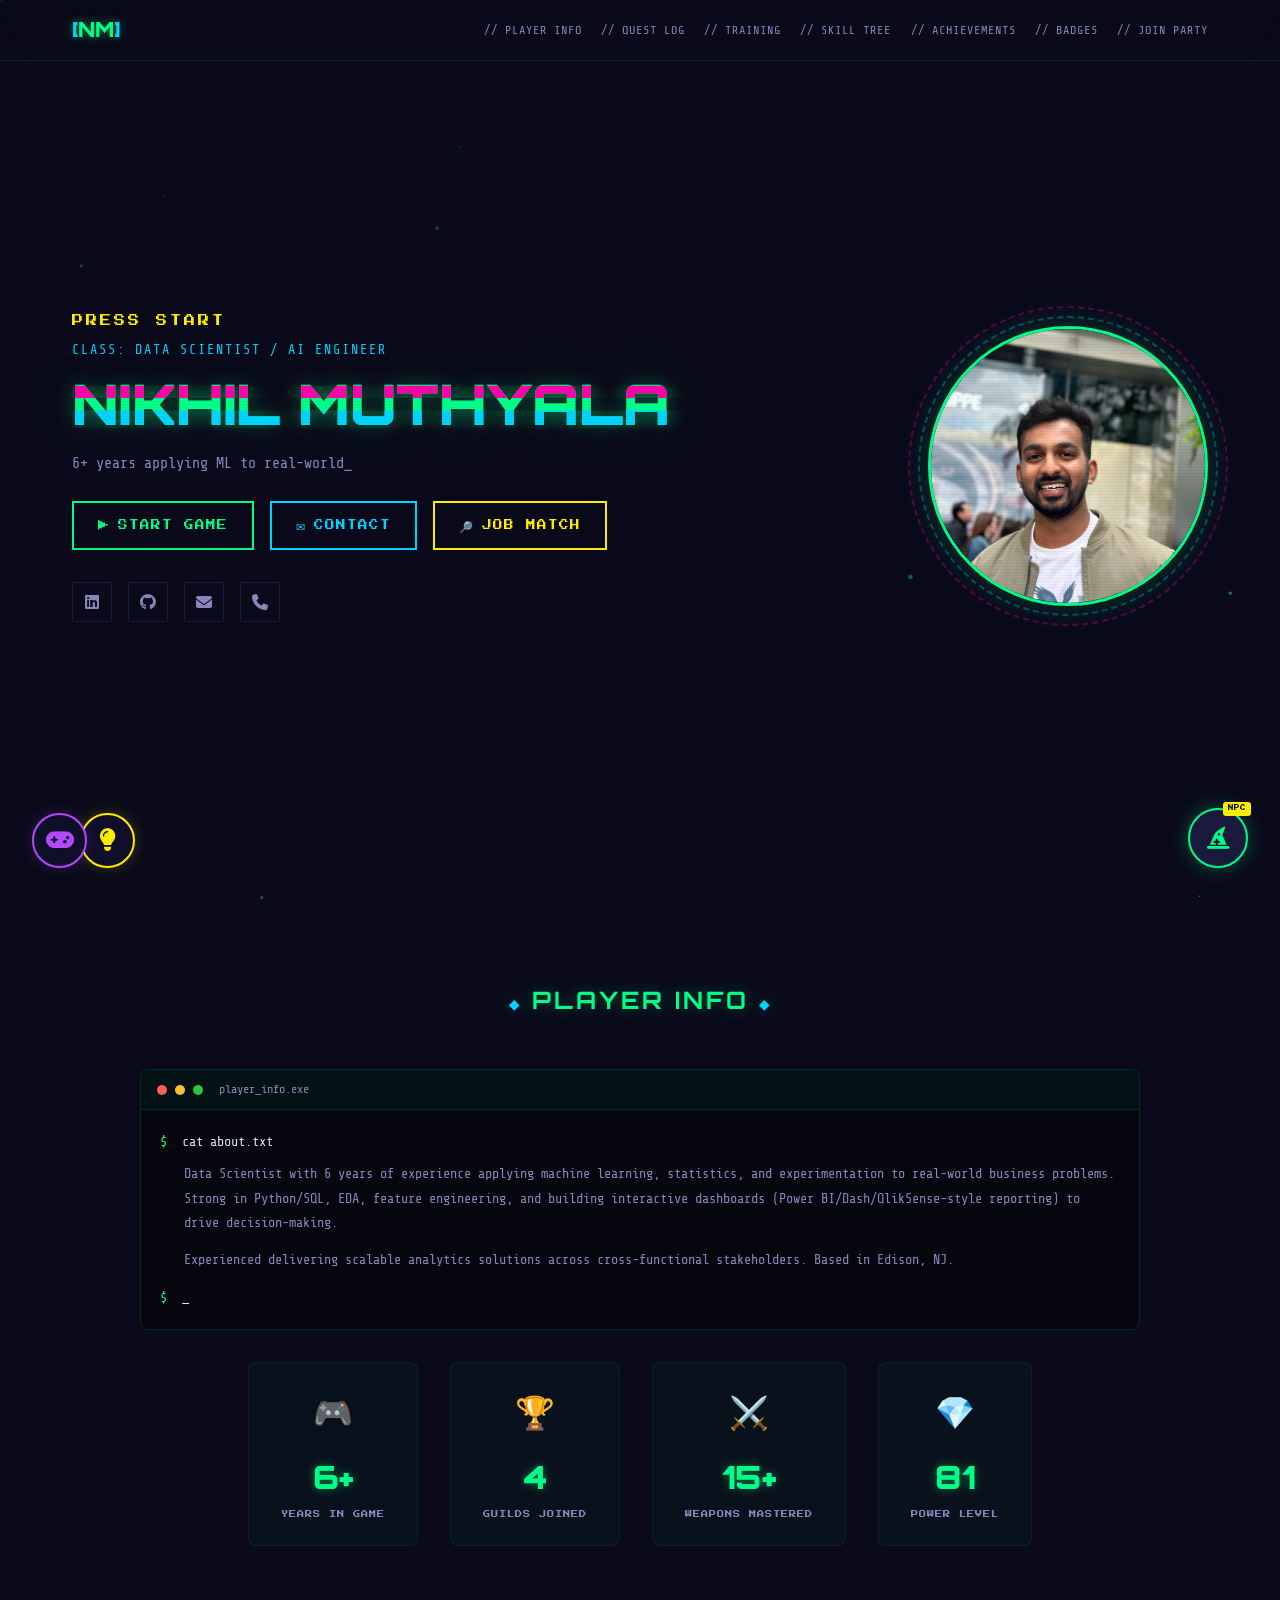
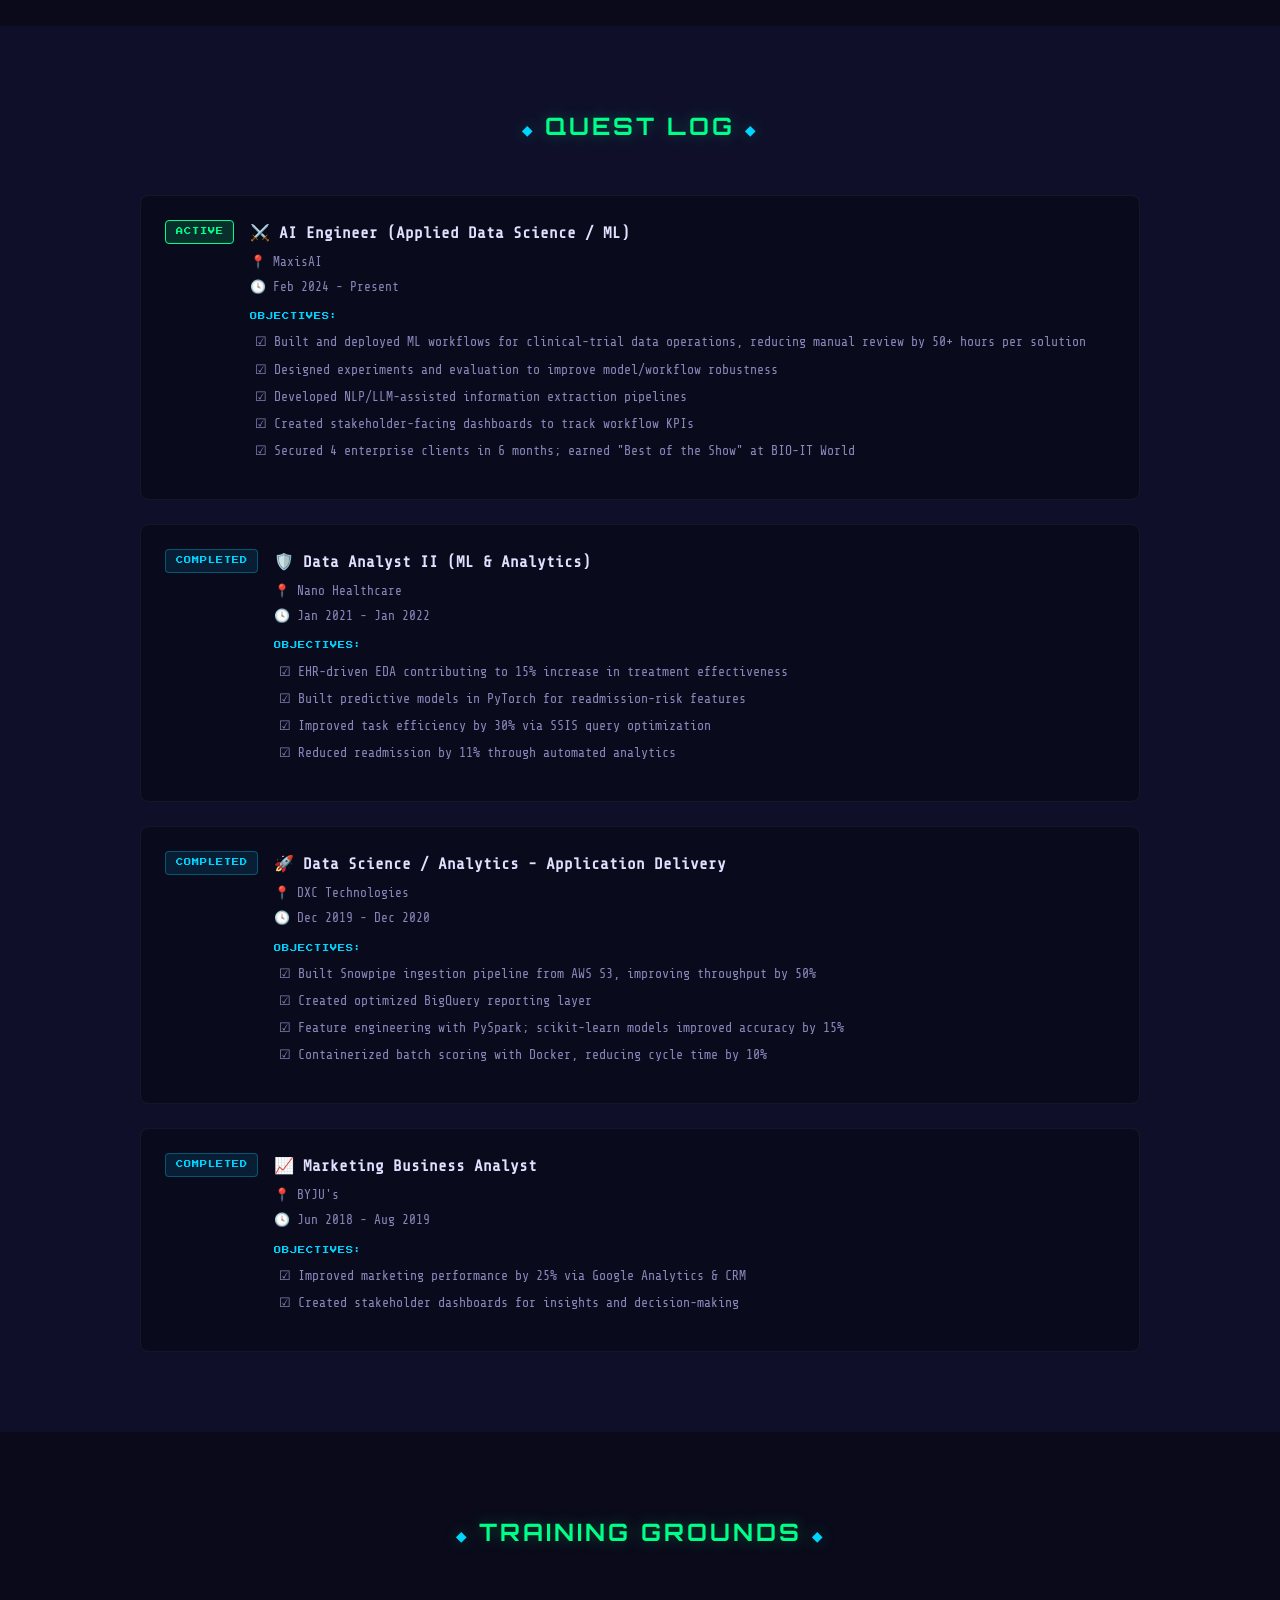
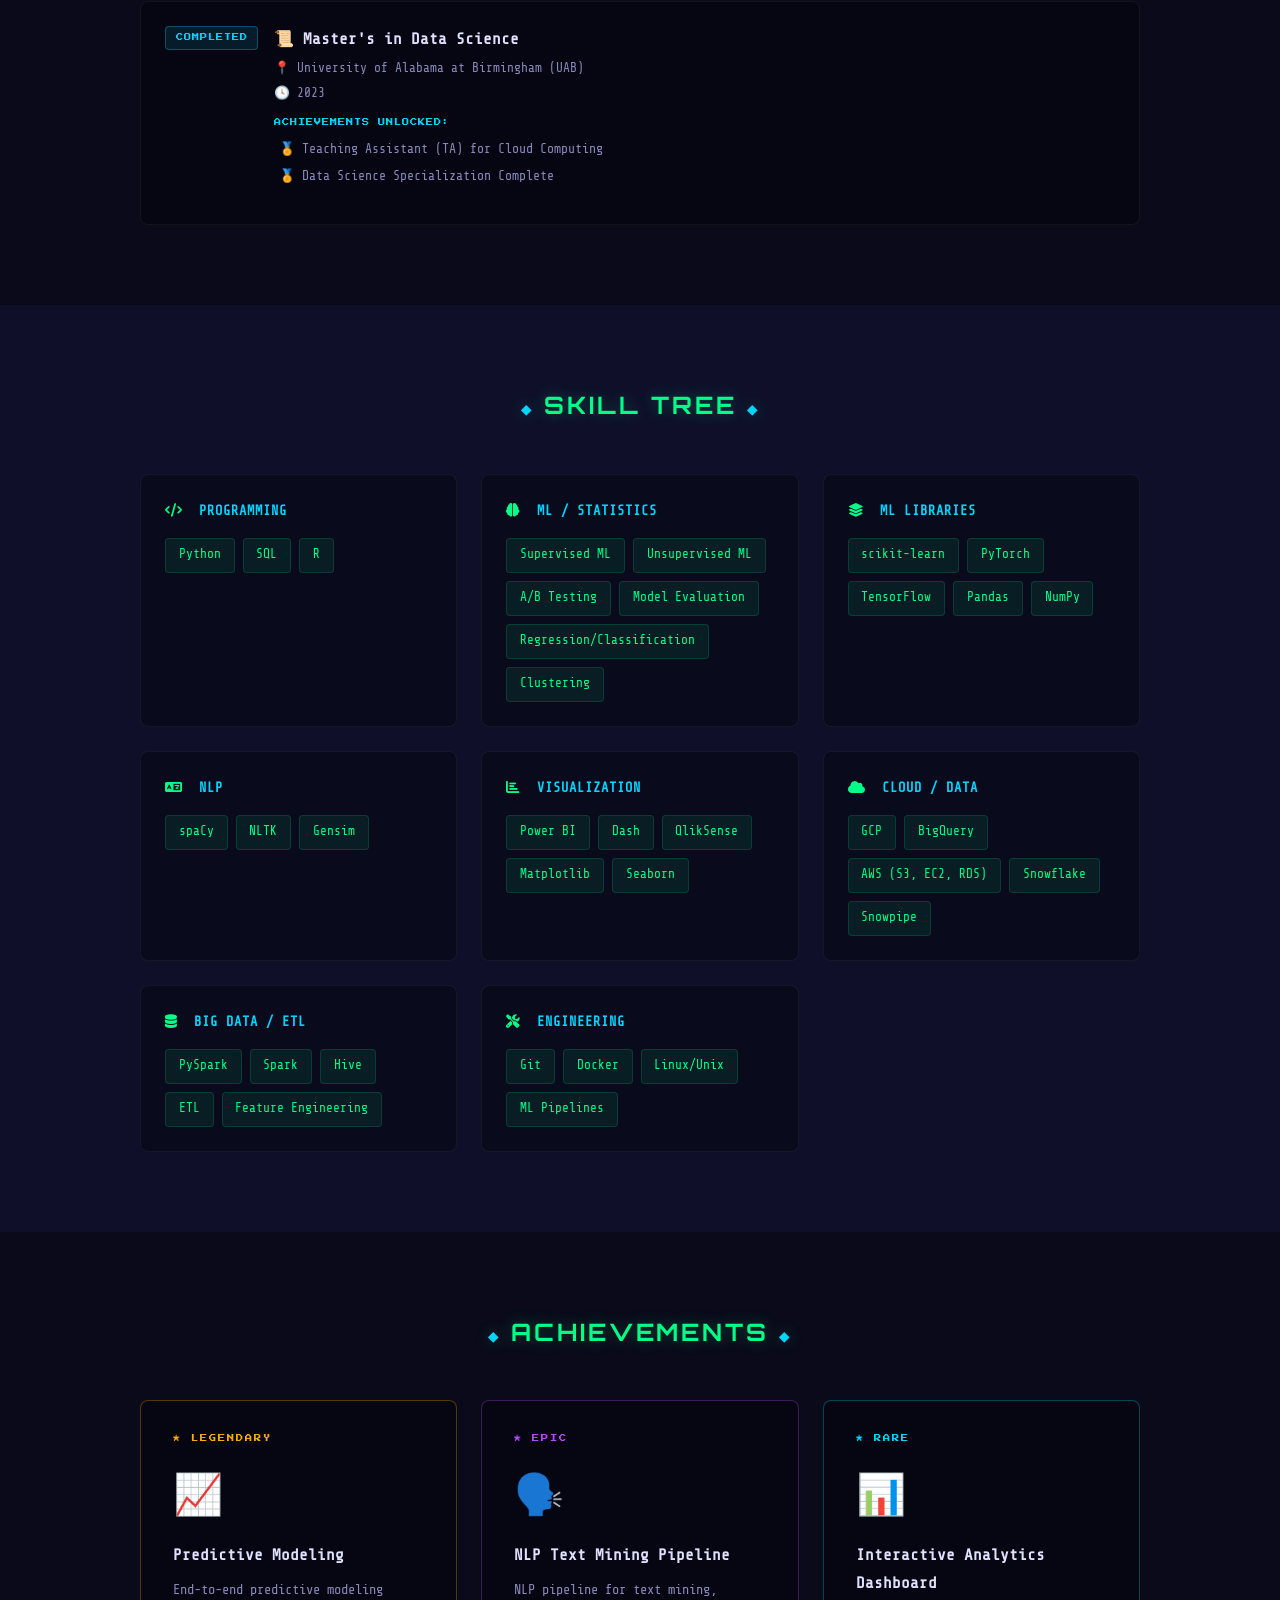
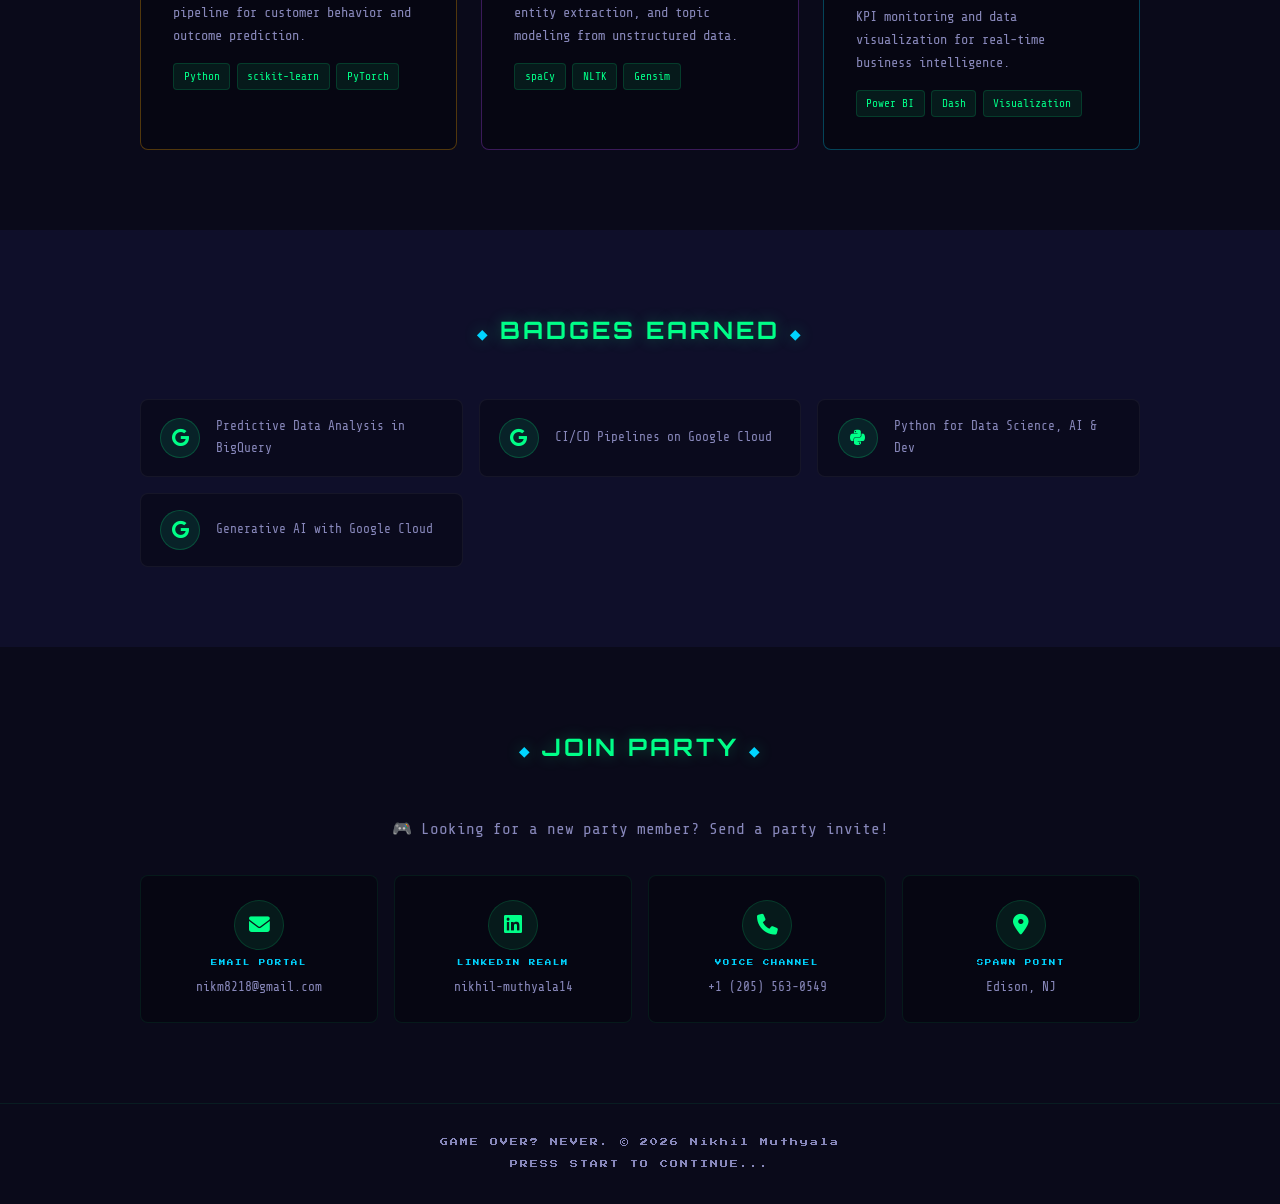
<file: index.html>
<!DOCTYPE html>
<html lang="en">
<head>
    <meta charset="UTF-8">
    <meta name="viewport" content="width=device-width, initial-scale=1.0">
    <title>PLAYER: Nikhil Muthyala // Data Scientist</title>
    <link rel="stylesheet" href="styles.css">
    <link href="https://fonts.googleapis.com/css2?family=Press+Start+2P&family=Orbitron:wght@400;500;600;700;800;900&family=Share+Tech+Mono&display=swap" rel="stylesheet">
    <link rel="stylesheet" href="https://cdnjs.cloudflare.com/ajax/libs/font-awesome/6.5.1/css/all.min.css">
</head>
<body>
    <div class="scanlines"></div>
    <canvas id="particles"></canvas>

    <!-- HUD Navigation -->
    <nav class="hud-nav" id="navbar">
        <div class="nav-container">
            <a href="#hero" class="nav-logo"><span class="logo-br">[</span>NM<span class="logo-br">]</span></a>
            <ul class="nav-links">
                <li><a href="#about">// PLAYER INFO</a></li>
                <li><a href="#experience">// QUEST LOG</a></li>
                <li><a href="#education">// TRAINING</a></li>
                <li><a href="#skills">// SKILL TREE</a></li>
                <li><a href="#projects">// ACHIEVEMENTS</a></li>
                <li><a href="#certifications">// BADGES</a></li>
                <li><a href="#contact">// JOIN PARTY</a></li>
            </ul>
            <button class="nav-toggle" id="navToggle"><i class="fas fa-bars"></i></button>
        </div>
    </nav>

    <!-- Hero / Title Screen -->
    <section class="hero" id="hero">
        <div class="hero-content">
            <p class="hero-insert">PRESS START</p>
            <p class="hero-class">CLASS: DATA SCIENTIST / AI ENGINEER</p>
            <h1 class="hero-name glitch" data-text="NIKHIL MUTHYALA">NIKHIL MUTHYALA</h1>
            <div class="hero-typing">
                <span id="typingText"></span><span class="blink">_</span>
            </div>
            <div class="hero-buttons">
                <a href="#about" class="btn-game"><span class="btn-arrow">&#9654;</span> START GAME</a>
                <a href="#contact" class="btn-game btn-alt"><span class="btn-arrow">&#9993;</span> CONTACT</a>
                <a href="job-match.html" class="btn-game btn-match"><span class="btn-arrow">&#128270;</span> JOB MATCH</a>
            </div>
            <div class="hero-socials">
                <a href="https://linkedin.com/in/nikhil-muthyala14" target="_blank"><i class="fab fa-linkedin"></i></a>
                <a href="#" target="_blank"><i class="fab fa-github"></i></a>
                <a href="mailto:nikm8218@gmail.com"><i class="fas fa-envelope"></i></a>
                <a href="tel:+12055630549"><i class="fas fa-phone"></i></a>
            </div>
        </div>
        <div class="hero-visual">
            <div class="avatar-frame">
                <img src="Cover Photo Nik.jpeg" alt="Nikhil Muthyala">
                <div class="avatar-ring"></div>
                <div class="avatar-ring r2"></div>
            </div>
        </div>
    </section>

    <!-- About / Player Info -->
    <section class="section" id="about">
        <div class="container">
            <h2 class="section-title"><span class="deco">&#9670;</span> PLAYER INFO <span class="deco">&#9670;</span></h2>
            <div class="terminal">
                <div class="terminal-bar"><span class="dot r"></span><span class="dot y"></span><span class="dot g"></span><span class="terminal-title">player_info.exe</span></div>
                <div class="terminal-body">
                    <p><span class="prompt">$</span> cat about.txt</p>
                    <p class="t-out">Data Scientist with 6 years of experience applying machine learning, statistics, and experimentation to real-world business problems. Strong in Python/SQL, EDA, feature engineering, and building interactive dashboards (Power BI/Dash/QlikSense-style reporting) to drive decision-making.</p>
                    <p class="t-out">Experienced delivering scalable analytics solutions across cross-functional stakeholders. Based in Edison, NJ.</p>
                    <p><span class="prompt">$</span> <span class="blink">_</span></p>
                </div>
            </div>
            <div class="stats-row">
                <div class="game-stat"><div class="gs-icon">&#127918;</div><div class="gs-num" data-count="6">0</div><div class="gs-label">YEARS IN GAME</div></div>
                <div class="game-stat"><div class="gs-icon">&#127942;</div><div class="gs-num" data-count="4">0</div><div class="gs-label">GUILDS JOINED</div></div>
                <div class="game-stat"><div class="gs-icon">&#9876;&#65039;</div><div class="gs-num" data-count="15">0</div><div class="gs-label">WEAPONS MASTERED</div></div>
                <div class="game-stat"><div class="gs-icon">&#128142;</div><div class="gs-num" data-count="99">0</div><div class="gs-label">POWER LEVEL</div></div>
            </div>
        </div>
    </section>

    <!-- Experience / Quest Log -->
    <section class="section section-alt" id="experience">
        <div class="container">
            <h2 class="section-title"><span class="deco">&#9670;</span> QUEST LOG <span class="deco">&#9670;</span></h2>
            <div class="quest-log">
                <div class="quest">
                    <div class="quest-badge active">ACTIVE</div>
                    <div class="quest-body">
                        <div class="quest-top">
                            <h3>&#9876;&#65039; AI Engineer (Applied Data Science / ML)</h3>
                        </div>
                        <p class="quest-loc">&#128205; MaxisAI</p>
                        <p class="quest-time">&#128339; Feb 2024 - Present</p>
                        <div class="quest-obj">
                            <p class="obj-title">OBJECTIVES:</p>
                            <div class="obj done">&#9745; Built and deployed ML workflows for clinical-trial data operations, reducing manual review by 50+ hours per solution</div>
                            <div class="obj done">&#9745; Designed experiments and evaluation to improve model/workflow robustness</div>
                            <div class="obj done">&#9745; Developed NLP/LLM-assisted information extraction pipelines</div>
                            <div class="obj done">&#9745; Created stakeholder-facing dashboards to track workflow KPIs</div>
                            <div class="obj done">&#9745; Secured 4 enterprise clients in 6 months; earned "Best of the Show" at BIO-IT World</div>
                        </div>
                    </div>
                </div>
                <div class="quest">
                    <div class="quest-badge done-badge">COMPLETED</div>
                    <div class="quest-body">
                        <div class="quest-top">
                            <h3>&#128737;&#65039; Data Analyst II (ML & Analytics)</h3>
                        </div>
                        <p class="quest-loc">&#128205; Nano Healthcare</p>
                        <p class="quest-time">&#128339; Jan 2021 - Jan 2022</p>
                        <div class="quest-obj">
                            <p class="obj-title">OBJECTIVES:</p>
                            <div class="obj done">&#9745; EHR-driven EDA contributing to 15% increase in treatment effectiveness</div>
                            <div class="obj done">&#9745; Built predictive models in PyTorch for readmission-risk features</div>
                            <div class="obj done">&#9745; Improved task efficiency by 30% via SSIS query optimization</div>
                            <div class="obj done">&#9745; Reduced readmission by 11% through automated analytics</div>
                        </div>
                    </div>
                </div>
                <div class="quest">
                    <div class="quest-badge done-badge">COMPLETED</div>
                    <div class="quest-body">
                        <div class="quest-top">
                            <h3>&#128640; Data Science / Analytics - Application Delivery</h3>
                        </div>
                        <p class="quest-loc">&#128205; DXC Technologies</p>
                        <p class="quest-time">&#128339; Dec 2019 - Dec 2020</p>
                        <div class="quest-obj">
                            <p class="obj-title">OBJECTIVES:</p>
                            <div class="obj done">&#9745; Built Snowpipe ingestion pipeline from AWS S3, improving throughput by 50%</div>
                            <div class="obj done">&#9745; Created optimized BigQuery reporting layer</div>
                            <div class="obj done">&#9745; Feature engineering with PySpark; scikit-learn models improved accuracy by 15%</div>
                            <div class="obj done">&#9745; Containerized batch scoring with Docker, reducing cycle time by 10%</div>
                        </div>
                    </div>
                </div>
                <div class="quest">
                    <div class="quest-badge done-badge">COMPLETED</div>
                    <div class="quest-body">
                        <div class="quest-top">
                            <h3>&#128200; Marketing Business Analyst</h3>
                        </div>
                        <p class="quest-loc">&#128205; BYJU's</p>
                        <p class="quest-time">&#128339; Jun 2018 - Aug 2019</p>
                        <div class="quest-obj">
                            <p class="obj-title">OBJECTIVES:</p>
                            <div class="obj done">&#9745; Improved marketing performance by 25% via Google Analytics & CRM</div>
                            <div class="obj done">&#9745; Created stakeholder dashboards for insights and decision-making</div>
                        </div>
                    </div>
                </div>
            </div>
        </div>
    </section>

    <!-- Education / Training -->
    <section class="section" id="education">
        <div class="container">
            <h2 class="section-title"><span class="deco">&#9670;</span> TRAINING GROUNDS <span class="deco">&#9670;</span></h2>
            <div class="quest-log">
                <div class="quest">
                    <div class="quest-badge done-badge">COMPLETED</div>
                    <div class="quest-body">
                        <div class="quest-top">
                            <h3>&#128220; Master's in Data Science</h3>
                        </div>
                        <p class="quest-loc">&#128205; University of Alabama at Birmingham (UAB)</p>
                        <p class="quest-time">&#128339; 2023</p>
                        <div class="quest-obj">
                            <p class="obj-title">ACHIEVEMENTS UNLOCKED:</p>
                            <div class="obj done">&#127941; Teaching Assistant (TA) for Cloud Computing</div>
                            <div class="obj done">&#127941; Data Science Specialization Complete</div>
                        </div>
                    </div>
                </div>
            </div>
        </div>
    </section>

    <!-- Skills / Skill Tree -->
    <section class="section section-alt" id="skills">
        <div class="container">
            <h2 class="section-title"><span class="deco">&#9670;</span> SKILL TREE <span class="deco">&#9670;</span></h2>
            <div class="skill-tree">
                <div class="skill-branch">
                    <h3 class="branch-name"><i class="fas fa-code"></i> PROGRAMMING</h3>
                    <div class="skill-tags"><span class="sk-tag">Python</span><span class="sk-tag">SQL</span><span class="sk-tag">R</span></div>
                </div>
                <div class="skill-branch">
                    <h3 class="branch-name"><i class="fas fa-brain"></i> ML / STATISTICS</h3>
                    <div class="skill-tags"><span class="sk-tag">Supervised ML</span><span class="sk-tag">Unsupervised ML</span><span class="sk-tag">A/B Testing</span><span class="sk-tag">Model Evaluation</span><span class="sk-tag">Regression/Classification</span><span class="sk-tag">Clustering</span></div>
                </div>
                <div class="skill-branch">
                    <h3 class="branch-name"><i class="fas fa-layer-group"></i> ML LIBRARIES</h3>
                    <div class="skill-tags"><span class="sk-tag">scikit-learn</span><span class="sk-tag">PyTorch</span><span class="sk-tag">TensorFlow</span><span class="sk-tag">Pandas</span><span class="sk-tag">NumPy</span></div>
                </div>
                <div class="skill-branch">
                    <h3 class="branch-name"><i class="fas fa-language"></i> NLP</h3>
                    <div class="skill-tags"><span class="sk-tag">spaCy</span><span class="sk-tag">NLTK</span><span class="sk-tag">Gensim</span></div>
                </div>
                <div class="skill-branch">
                    <h3 class="branch-name"><i class="fas fa-chart-bar"></i> VISUALIZATION</h3>
                    <div class="skill-tags"><span class="sk-tag">Power BI</span><span class="sk-tag">Dash</span><span class="sk-tag">QlikSense</span><span class="sk-tag">Matplotlib</span><span class="sk-tag">Seaborn</span></div>
                </div>
                <div class="skill-branch">
                    <h3 class="branch-name"><i class="fas fa-cloud"></i> CLOUD / DATA</h3>
                    <div class="skill-tags"><span class="sk-tag">GCP</span><span class="sk-tag">BigQuery</span><span class="sk-tag">AWS (S3, EC2, RDS)</span><span class="sk-tag">Snowflake</span><span class="sk-tag">Snowpipe</span></div>
                </div>
                <div class="skill-branch">
                    <h3 class="branch-name"><i class="fas fa-database"></i> BIG DATA / ETL</h3>
                    <div class="skill-tags"><span class="sk-tag">PySpark</span><span class="sk-tag">Spark</span><span class="sk-tag">Hive</span><span class="sk-tag">ETL</span><span class="sk-tag">Feature Engineering</span></div>
                </div>
                <div class="skill-branch">
                    <h3 class="branch-name"><i class="fas fa-tools"></i> ENGINEERING</h3>
                    <div class="skill-tags"><span class="sk-tag">Git</span><span class="sk-tag">Docker</span><span class="sk-tag">Linux/Unix</span><span class="sk-tag">ML Pipelines</span></div>
                </div>
            </div>
        </div>
    </section>

    <!-- Projects / Achievements -->
    <section class="section" id="projects">
        <div class="container">
            <h2 class="section-title"><span class="deco">&#9670;</span> ACHIEVEMENTS <span class="deco">&#9670;</span></h2>
            <div class="achievements-grid">
                <div class="achievement legendary">
                    <div class="ach-rarity">&#9733; LEGENDARY</div>
                    <div class="ach-icon">&#128200;</div>
                    <h3>Predictive Modeling</h3>
                    <p>End-to-end predictive modeling pipeline for customer behavior and outcome prediction.</p>
                    <div class="ach-loot"><span>Python</span><span>scikit-learn</span><span>PyTorch</span></div>
                </div>
                <div class="achievement epic">
                    <div class="ach-rarity">&#9733; EPIC</div>
                    <div class="ach-icon">&#128483;&#65039;</div>
                    <h3>NLP Text Mining Pipeline</h3>
                    <p>NLP pipeline for text mining, entity extraction, and topic modeling from unstructured data.</p>
                    <div class="ach-loot"><span>spaCy</span><span>NLTK</span><span>Gensim</span></div>
                </div>
                <div class="achievement rare">
                    <div class="ach-rarity">&#9733; RARE</div>
                    <div class="ach-icon">&#128202;</div>
                    <h3>Interactive Analytics Dashboard</h3>
                    <p>KPI monitoring and data visualization for real-time business intelligence.</p>
                    <div class="ach-loot"><span>Power BI</span><span>Dash</span><span>Visualization</span></div>
                </div>
            </div>
        </div>
    </section>

    <!-- Certifications / Badges -->
    <section class="section section-alt" id="certifications">
        <div class="container">
            <h2 class="section-title"><span class="deco">&#9670;</span> BADGES EARNED <span class="deco">&#9670;</span></h2>
            <div class="badges-grid">
                <div class="badge-card"><div class="badge-icon"><i class="fab fa-google"></i></div><span>Predictive Data Analysis in BigQuery</span></div>
                <div class="badge-card"><div class="badge-icon"><i class="fab fa-google"></i></div><span>CI/CD Pipelines on Google Cloud</span></div>
                <div class="badge-card"><div class="badge-icon"><i class="fab fa-python"></i></div><span>Python for Data Science, AI & Dev</span></div>
                <div class="badge-card"><div class="badge-icon"><i class="fab fa-google"></i></div><span>Generative AI with Google Cloud</span></div>
            </div>
        </div>
    </section>

    <!-- Contact / Join Party -->
    <section class="section" id="contact">
        <div class="container">
            <h2 class="section-title"><span class="deco">&#9670;</span> JOIN PARTY <span class="deco">&#9670;</span></h2>
            <div class="contact-game">
                <p class="contact-text">&#127918; Looking for a new party member? Send a party invite!</p>
                <div class="portal-grid">
                    <a href="mailto:nikm8218@gmail.com" class="portal"><div class="portal-icon"><i class="fas fa-envelope"></i></div><span class="portal-label">EMAIL PORTAL</span><span class="portal-val">nikm8218@gmail.com</span></a>
                    <a href="https://linkedin.com/in/nikhil-muthyala14" class="portal"><div class="portal-icon"><i class="fab fa-linkedin"></i></div><span class="portal-label">LINKEDIN REALM</span><span class="portal-val">nikhil-muthyala14</span></a>
                    <a href="tel:+12055630549" class="portal"><div class="portal-icon"><i class="fas fa-phone"></i></div><span class="portal-label">VOICE CHANNEL</span><span class="portal-val">+1 (205) 563-0549</span></a>
                    <a href="#" class="portal"><div class="portal-icon"><i class="fas fa-map-marker-alt"></i></div><span class="portal-label">SPAWN POINT</span><span class="portal-val">Edison, NJ</span></a>
                </div>
            </div>
        </div>
    </section>

    <!-- Footer -->
    <footer class="footer">
        <p>GAME OVER? NEVER. &copy; 2026 Nikhil Muthyala</p>
        <p class="footer-sub">PRESS START TO CONTINUE...</p>
    </footer>

    <!-- Fun Facts -->
    <div class="fact-toggle" id="factToggle" title="Random Fun Fact">
        <i class="fas fa-lightbulb"></i>
    </div>
    <div class="fact-popup" id="factPopup">
        <div class="fact-header">
            <span class="fact-label"><i class="fas fa-lightbulb"></i> DID YOU KNOW?</span>
            <button class="fact-close" id="factClose">&#10005;</button>
        </div>
        <p class="fact-text" id="factText"></p>
        <button class="fact-next" id="factNext"><i class="fas fa-sync-alt"></i> ANOTHER FACT</button>
    </div>

    <!-- Tic Tac Toe Mini-Game -->
    <div class="ttt-toggle" id="tttToggle" title="Play Tic Tac Toe">
        <i class="fas fa-gamepad"></i>
    </div>
    <div class="ttt-modal" id="tttModal">
        <div class="ttt-header">
            <div class="ttt-title"><i class="fas fa-gamepad"></i> TIC TAC TOE</div>
            <button class="ttt-close" id="tttClose">&#10005;</button>
        </div>
        <div class="ttt-status" id="tttStatus">YOUR TURN (X)</div>
        <div class="ttt-board" id="tttBoard">
            <div class="ttt-cell" data-i="0"></div>
            <div class="ttt-cell" data-i="1"></div>
            <div class="ttt-cell" data-i="2"></div>
            <div class="ttt-cell" data-i="3"></div>
            <div class="ttt-cell" data-i="4"></div>
            <div class="ttt-cell" data-i="5"></div>
            <div class="ttt-cell" data-i="6"></div>
            <div class="ttt-cell" data-i="7"></div>
            <div class="ttt-cell" data-i="8"></div>
        </div>
        <div class="ttt-score">
            <span>YOU: <strong id="tttPlayerScore">0</strong></span>
            <span>CPU: <strong id="tttCpuScore">0</strong></span>
        </div>
        <button class="ttt-reset" id="tttReset">&#128260; NEW GAME</button>
    </div>

    <!-- NPC Chatbot -->
    <div class="chatbot-toggle" id="chatbotToggle">
        <div class="npc-tag">NPC</div>
        <i class="fas fa-hat-wizard"></i>
    </div>
    <div class="chatbot" id="chatbot">
        <div class="chatbot-header">
            <div class="chatbot-header-info">
                <div class="chatbot-avatar">&#129497;</div>
                <div><h4>Guide NPC</h4><span class="chatbot-status">&#9679; Online</span></div>
            </div>
            <button class="chatbot-close" id="chatbotClose">&#10005;</button>
        </div>
        <div class="chatbot-messages" id="chatbotMessages">
            <div class="chat-message bot">
                <div class="message-content">
                    <p>&#9876;&#65039; Greetings, adventurer! I am the Guide NPC. Ask me about this player's <strong>quests</strong>, <strong>skills</strong>, <strong>training</strong>, or <strong>achievements</strong>!</p>
                </div>
            </div>
        </div>
        <div class="chatbot-quick">
            <button class="qbtn" onclick="quickAsk('skills')">&#127919; Skills</button>
            <button class="qbtn" onclick="quickAsk('experience')">&#9876;&#65039; Quests</button>
            <button class="qbtn" onclick="quickAsk('projects')">&#127942; Achievements</button>
        </div>
        <div class="chatbot-input">
            <input type="text" id="chatInput" placeholder="Ask the Guide NPC..." autocomplete="off">
            <button id="chatSend"><i class="fas fa-paper-plane"></i></button>
        </div>
    </div>

    <script src="script.js"></script>
</body>
</html>
</file>
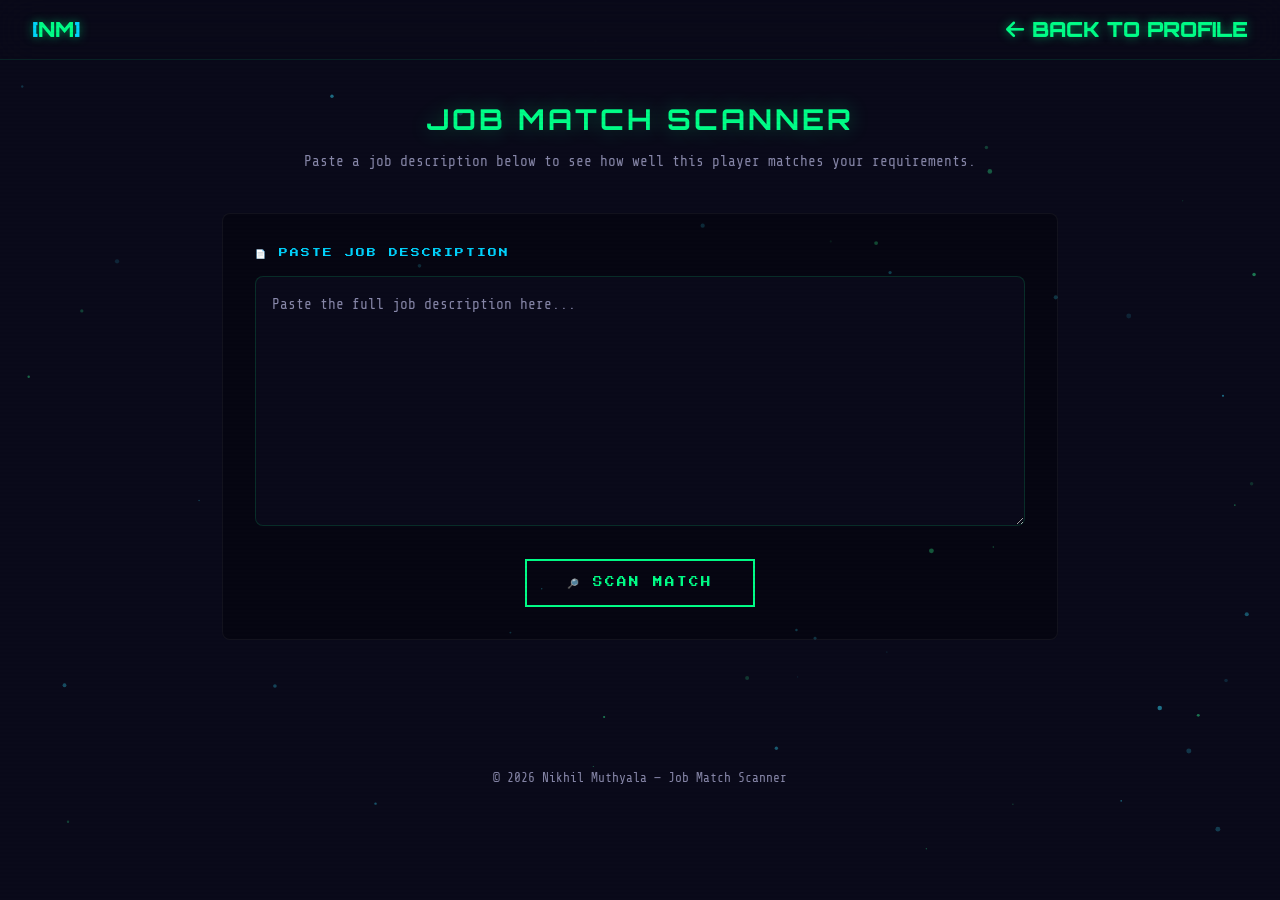
<file: job-match.html>
<!DOCTYPE html>
<html lang="en">
<head>
    <meta charset="UTF-8">
    <meta name="viewport" content="width=device-width, initial-scale=1.0">
    <title>JOB MATCH SCANNER // Nikhil Muthyala</title>
    <link href="https://fonts.googleapis.com/css2?family=Press+Start+2P&family=Orbitron:wght@400;500;600;700;800;900&family=Share+Tech+Mono&display=swap" rel="stylesheet">
    <link rel="stylesheet" href="https://cdnjs.cloudflare.com/ajax/libs/font-awesome/6.5.1/css/all.min.css">
    <style>
        :root {
            --bg: #0a0a1a;
            --bg-alt: #0f0f2a;
            --surface: #1a1a3e;
            --primary: #00ff88;
            --neon-blue: #00d4ff;
            --neon-pink: #ff00aa;
            --neon-purple: #b44aff;
            --neon-yellow: #ffee00;
            --text: #e0e0e0;
            --text-muted: #8888aa;
            --font-game: 'Press Start 2P', monospace;
            --font-hud: 'Orbitron', sans-serif;
            --font-mono: 'Share Tech Mono', monospace;
            --radius: 8px;
            --transition: all 0.3s ease;
        }

        * { margin: 0; padding: 0; box-sizing: border-box; }
        html { scroll-behavior: smooth; }
        body { background: var(--bg); color: var(--text); font-family: var(--font-mono); line-height: 1.6; min-height: 100vh; overflow-x: hidden; }
        a { text-decoration: none; color: inherit; }

        .scanlines { position: fixed; inset: 0; pointer-events: none; z-index: 9999; background: repeating-linear-gradient(0deg, transparent, transparent 2px, rgba(0,0,0,0.03) 2px, rgba(0,0,0,0.03) 4px); }

        canvas#particles { position: fixed; inset: 0; z-index: 0; pointer-events: none; }

        /* Top bar */
        .top-bar { position: fixed; top: 0; left: 0; right: 0; z-index: 1000; background: rgba(10,10,26,0.9); backdrop-filter: blur(20px); border-bottom: 1px solid rgba(0,255,136,0.1); height: 60px; display: flex; align-items: center; justify-content: space-between; padding: 0 2rem; }
        .top-bar a { font-family: var(--font-hud); font-size: 1.3rem; font-weight: 900; color: var(--primary); text-shadow: 0 0 10px rgba(0,255,136,0.5); }
        .top-bar .logo-br { color: var(--neon-blue); }
        .back-link { font-family: var(--font-mono); font-size: 0.85rem; color: var(--neon-blue); display: flex; align-items: center; gap: 0.5rem; transition: var(--transition); }
        .back-link:hover { color: var(--primary); text-shadow: 0 0 8px rgba(0,255,136,0.5); }

        /* Main content */
        .main { max-width: 900px; margin: 0 auto; padding: 6rem 2rem 4rem; position: relative; z-index: 1; }

        .page-title { font-family: var(--font-hud); font-size: 1.8rem; font-weight: 700; text-align: center; color: var(--primary); text-shadow: 0 0 20px rgba(0,255,136,0.3); letter-spacing: 3px; margin-bottom: 0.5rem; }
        .page-sub { text-align: center; color: var(--text-muted); font-size: 0.9rem; margin-bottom: 2.5rem; }

        /* Input area */
        .input-section { background: rgba(0,0,0,0.3); border: 1px solid rgba(255,255,255,0.05); border-radius: var(--radius); padding: 2rem; margin-bottom: 2rem; }
        .input-section label { font-family: var(--font-game); font-size: 0.55rem; color: var(--neon-blue); letter-spacing: 2px; display: block; margin-bottom: 1rem; }
        .jd-textarea { width: 100%; min-height: 250px; background: var(--bg); border: 1px solid rgba(0,255,136,0.15); border-radius: var(--radius); color: var(--text); font-family: var(--font-mono); font-size: 0.9rem; padding: 1rem; resize: vertical; outline: none; transition: var(--transition); line-height: 1.6; }
        .jd-textarea:focus { border-color: var(--primary); box-shadow: 0 0 15px rgba(0,255,136,0.1); }
        .jd-textarea::placeholder { color: var(--text-muted); }

        .scan-btn { display: block; margin: 1.5rem auto 0; font-family: var(--font-game); font-size: 0.6rem; padding: 1rem 2.5rem; border: 2px solid var(--primary); color: var(--primary); background: transparent; cursor: pointer; transition: var(--transition); text-transform: uppercase; letter-spacing: 2px; }
        .scan-btn:hover { background: var(--primary); color: var(--bg); box-shadow: 0 0 25px rgba(0,255,136,0.3); transform: translateY(-2px); }
        .scan-btn:disabled { opacity: 0.4; cursor: not-allowed; transform: none; }

        /* Results */
        .results { display: none; }
        .results.show { display: block; }

        /* Score ring */
        .score-section { text-align: center; margin-bottom: 2.5rem; }
        .score-ring { position: relative; width: 180px; height: 180px; margin: 0 auto 1rem; }
        .score-ring svg { width: 100%; height: 100%; transform: rotate(-90deg); }
        .score-ring .bg-ring { fill: none; stroke: var(--surface); stroke-width: 10; }
        .score-ring .fg-ring { fill: none; stroke-width: 10; stroke-linecap: round; transition: stroke-dashoffset 1.5s ease, stroke 0.5s ease; }
        .score-val { position: absolute; inset: 0; display: flex; flex-direction: column; align-items: center; justify-content: center; }
        .score-num { font-family: var(--font-hud); font-size: 2.5rem; font-weight: 900; }
        .score-label { font-family: var(--font-game); font-size: 0.45rem; color: var(--text-muted); letter-spacing: 2px; margin-top: 0.3rem; }
        .score-verdict { font-family: var(--font-hud); font-size: 1rem; letter-spacing: 2px; margin-top: 0.5rem; }

        /* Breakdown */
        .breakdown { display: grid; grid-template-columns: 1fr 1fr; gap: 1.5rem; margin-bottom: 2rem; }
        .breakdown-card { background: rgba(0,0,0,0.3); border: 1px solid rgba(255,255,255,0.05); border-radius: var(--radius); padding: 1.5rem; }
        .breakdown-card h3 { font-family: var(--font-game); font-size: 0.5rem; color: var(--neon-blue); letter-spacing: 1px; margin-bottom: 1rem; }
        .breakdown-card .bc-score { font-family: var(--font-hud); font-size: 1.5rem; font-weight: 700; margin-bottom: 0.5rem; }
        .bc-bar { height: 6px; background: var(--surface); border-radius: 3px; overflow: hidden; margin-bottom: 0.8rem; }
        .bc-bar-fill { height: 100%; border-radius: 3px; transition: width 1.2s ease; }

        /* Matched / Missing tags */
        .tag-section { margin-bottom: 2rem; }
        .tag-section h3 { font-family: var(--font-game); font-size: 0.5rem; letter-spacing: 1px; margin-bottom: 1rem; }
        .tag-section h3.matched-title { color: var(--primary); }
        .tag-section h3.missing-title { color: var(--neon-pink); }
        .tags { display: flex; flex-wrap: wrap; gap: 0.5rem; }
        .tag { padding: 0.3rem 0.7rem; border-radius: 4px; font-size: 0.78rem; }
        .tag.matched { background: rgba(0,255,136,0.1); color: var(--primary); border: 1px solid rgba(0,255,136,0.2); }
        .tag.missing { background: rgba(255,0,170,0.08); color: var(--neon-pink); border: 1px solid rgba(255,0,170,0.15); }

        /* Experience matches */
        .exp-matches { background: rgba(0,0,0,0.3); border: 1px solid rgba(255,255,255,0.05); border-radius: var(--radius); padding: 1.5rem; margin-bottom: 2rem; }
        .exp-matches h3 { font-family: var(--font-game); font-size: 0.5rem; color: var(--neon-yellow); letter-spacing: 1px; margin-bottom: 1rem; }
        .exp-item { padding: 0.8rem 0; border-bottom: 1px solid rgba(255,255,255,0.03); }
        .exp-item:last-child { border-bottom: none; }
        .exp-role { font-size: 0.9rem; color: var(--text); font-weight: bold; }
        .exp-company { font-size: 0.8rem; color: var(--text-muted); }
        .exp-highlights { margin-top: 0.4rem; }
        .exp-highlights span { display: block; font-size: 0.8rem; color: var(--primary); padding: 0.1rem 0; }

        /* Footer */
        .footer { text-align: center; padding: 2rem; color: var(--text-muted); font-size: 0.8rem; position: relative; z-index: 1; }

        @media (max-width: 768px) {
            .breakdown { grid-template-columns: 1fr; }
            .page-title { font-size: 1.2rem; }
            .main { padding: 5rem 1rem 3rem; }
        }
    </style>
</head>
<body>
    <div class="scanlines"></div>
    <canvas id="particles"></canvas>

    <div class="top-bar">
        <a href="index.html"><span class="logo-br">[</span>NM<span class="logo-br">]</span></a>
        <a href="index.html" class="back-link"><i class="fas fa-arrow-left"></i> BACK TO PROFILE</a>
    </div>

    <div class="main">
        <h1 class="page-title">JOB MATCH SCANNER</h1>
        <p class="page-sub">Paste a job description below to see how well this player matches your requirements.</p>

        <div class="input-section">
            <label>&#128196; PASTE JOB DESCRIPTION</label>
            <textarea class="jd-textarea" id="jdInput" placeholder="Paste the full job description here..."></textarea>
            <button class="scan-btn" id="scanBtn" onclick="analyzeMatch()">&#128270; SCAN MATCH</button>
        </div>

        <div class="results" id="results">
            <div class="score-section">
                <div class="score-ring">
                    <svg viewBox="0 0 200 200">
                        <circle class="bg-ring" cx="100" cy="100" r="85"/>
                        <circle class="fg-ring" id="scoreRing" cx="100" cy="100" r="85" stroke-dasharray="534" stroke-dashoffset="534"/>
                    </svg>
                    <div class="score-val">
                        <div class="score-num" id="scoreNum">0%</div>
                        <div class="score-label">MATCH SCORE</div>
                    </div>
                </div>
                <div class="score-verdict" id="scoreVerdict"></div>
            </div>

            <div class="breakdown">
                <div class="breakdown-card">
                    <h3>&#127919; SKILLS MATCH</h3>
                    <div class="bc-score" id="skillScore">0%</div>
                    <div class="bc-bar"><div class="bc-bar-fill" id="skillBar" style="width:0%;background:var(--primary)"></div></div>
                    <span id="skillDetail" style="font-size:0.78rem;color:var(--text-muted)"></span>
                </div>
                <div class="breakdown-card">
                    <h3>&#9876;&#65039; EXPERIENCE MATCH</h3>
                    <div class="bc-score" id="expScore">0%</div>
                    <div class="bc-bar"><div class="bc-bar-fill" id="expBar" style="width:0%;background:var(--neon-blue)"></div></div>
                    <span id="expDetail" style="font-size:0.78rem;color:var(--text-muted)"></span>
                </div>
                <div class="breakdown-card">
                    <h3>&#128220; EDUCATION MATCH</h3>
                    <div class="bc-score" id="eduScore">0%</div>
                    <div class="bc-bar"><div class="bc-bar-fill" id="eduBar" style="width:0%;background:var(--neon-purple)"></div></div>
                    <span id="eduDetail" style="font-size:0.78rem;color:var(--text-muted)"></span>
                </div>
                <div class="breakdown-card">
                    <h3>&#127941; CERTIFICATIONS</h3>
                    <div class="bc-score" id="certScore">0%</div>
                    <div class="bc-bar"><div class="bc-bar-fill" id="certBar" style="width:0%;background:var(--neon-yellow)"></div></div>
                    <span id="certDetail" style="font-size:0.78rem;color:var(--text-muted)"></span>
                </div>
            </div>

            <div class="tag-section">
                <h3 class="matched-title">&#9989; MATCHED SKILLS</h3>
                <div class="tags" id="matchedTags"></div>
            </div>

            <div class="tag-section">
                <h3 class="missing-title">&#10060; NOT IN PROFILE</h3>
                <div class="tags" id="missingTags"></div>
            </div>

            <div class="exp-matches" id="expMatches">
                <h3>&#128161; RELEVANT EXPERIENCE HIGHLIGHTS</h3>
                <div id="expMatchList"></div>
            </div>
        </div>
    </div>

    <div class="footer">
        <p>&copy; 2026 Nikhil Muthyala &mdash; Job Match Scanner</p>
    </div>

    <script>
    // ===== Particle System =====
    const canvas = document.getElementById('particles');
    const ctx = canvas.getContext('2d');
    let particles = [];
    function resizeCanvas() { canvas.width = window.innerWidth; canvas.height = window.innerHeight; }
    resizeCanvas();
    window.addEventListener('resize', resizeCanvas);
    class Particle {
        constructor() { this.reset(); }
        reset() {
            this.x = Math.random() * canvas.width;
            this.y = Math.random() * canvas.height;
            this.size = Math.random() * 2 + 0.5;
            this.speedX = (Math.random() - 0.5) * 0.3;
            this.speedY = (Math.random() - 0.5) * 0.3;
            this.opacity = Math.random() * 0.4 + 0.1;
            this.hue = Math.random() > 0.5 ? 150 : 190;
        }
        update() {
            this.x += this.speedX; this.y += this.speedY;
            if (this.x < 0 || this.x > canvas.width || this.y < 0 || this.y > canvas.height) this.reset();
        }
        draw() {
            ctx.beginPath();
            ctx.arc(this.x, this.y, this.size, 0, Math.PI * 2);
            ctx.fillStyle = `hsla(${this.hue}, 100%, 60%, ${this.opacity})`;
            ctx.fill();
        }
    }
    for (let i = 0; i < 60; i++) particles.push(new Particle());
    function animateParticles() {
        ctx.clearRect(0, 0, canvas.width, canvas.height);
        particles.forEach(p => { p.update(); p.draw(); });
        requestAnimationFrame(animateParticles);
    }
    animateParticles();

    // ===== Profile Data =====
    const profile = {
        skills: [
            "python", "sql", "r",
            "supervised ml", "unsupervised ml", "regression", "classification", "clustering", "model evaluation", "a/b testing",
            "scikit-learn", "sklearn", "pytorch", "tensorflow", "numpy", "pandas",
            "nltk", "spacy", "gensim", "nlp", "natural language processing", "text mining", "llm", "large language model",
            "power bi", "dash", "qliksense", "matplotlib", "seaborn", "tableau", "data visualization",
            "gcp", "google cloud", "bigquery", "aws", "s3", "ec2", "rds", "snowflake", "snowpipe", "azure",
            "pyspark", "spark", "hive", "etl", "feature engineering", "data pipeline",
            "git", "docker", "linux", "unix", "ml pipelines", "ci/cd", "mlops",
            "machine learning", "deep learning", "data science", "data analysis", "statistics",
            "eda", "exploratory data analysis", "data mining", "predictive modeling",
            "random forest", "xgboost", "gradient boosting", "logistic regression", "linear regression",
            "neural network", "cnn", "rnn", "transformer",
            "sql server", "mysql", "postgresql", "mongodb", "nosql",
            "jupyter", "notebook", "anaconda",
            "api", "rest", "flask", "fastapi",
            "ssis", "ssrs", "hadoop",
            "kpi", "dashboard", "reporting", "analytics"
        ],
        experienceKeywords: [
            "ml workflow", "clinical trial", "nlp", "llm", "information extraction", "kpi dashboard",
            "ehr", "eda", "predictive model", "readmission", "pytorch",
            "snowpipe", "bigquery", "pyspark", "scikit-learn", "docker", "batch scoring",
            "google analytics", "crm", "marketing", "stakeholder dashboard",
            "data operations", "model robustness", "experiment", "feature engineering",
            "data pipeline", "etl", "reporting", "analytics", "machine learning",
            "deep learning", "natural language processing", "text mining", "classification",
            "regression", "clustering", "a/b testing", "statistical analysis"
        ],
        experience: [
            { role: "AI Engineer (Applied Data Science / ML)", company: "MaxisAI", period: "Feb 2024 - Present",
              details: ["Built ML workflows reducing manual review by 50+ hours", "Designed experiments to improve model robustness", "Developed NLP/LLM extraction pipelines", "Created KPI dashboards", "Secured 4 enterprise clients; 'Best of the Show' at BIO-IT World"] },
            { role: "Data Analyst II (ML & Analytics)", company: "Nano Healthcare", period: "Jan 2021 - Jan 2022",
              details: ["EHR-driven EDA: 15% increase in treatment effectiveness", "PyTorch predictive models for readmission-risk", "SSIS optimization: 30% efficiency gain", "Automated analytics: 11% readmission reduction"] },
            { role: "Data Science / Analytics", company: "DXC Technologies", period: "Dec 2019 - Dec 2020",
              details: ["Snowpipe pipeline from AWS S3: 50% throughput gain", "Optimized BigQuery reporting layer", "PySpark + scikit-learn: 15% accuracy improvement", "Docker batch scoring: 10% cycle time reduction"] },
            { role: "Marketing Business Analyst", company: "BYJU's", period: "Jun 2018 - Aug 2019",
              details: ["25% marketing performance improvement via Google Analytics", "Stakeholder dashboards for decision-making"] }
        ],
        education: {
            degree: "master's in data science",
            school: "university of alabama at birmingham",
            keywords: ["master", "data science", "computer science", "statistics", "analytics", "ms", "m.s.", "graduate", "cloud computing"]
        },
        certifications: [
            "predictive data analysis in bigquery",
            "ci/cd pipelines on google cloud",
            "python for data science ai dev",
            "generative ai with google cloud"
        ],
        certKeywords: ["bigquery", "ci/cd", "google cloud", "gcp", "python", "generative ai", "certification", "certified"]
    };

    // ===== Analyze Match =====
    function analyzeMatch() {
        const jd = document.getElementById('jdInput').value.trim();
        if (!jd) return;

        const jdLower = jd.toLowerCase();
        const jdWords = jdLower.replace(/[^a-z0-9\s\/\-\+\.#]/g, ' ').split(/\s+/).filter(w => w.length > 1);
        const jdText = jdLower;

        // 1. Skills matching
        const matchedSkills = [];
        const checkedSkills = new Set();
        profile.skills.forEach(skill => {
            if (!checkedSkills.has(skill) && jdText.includes(skill)) {
                matchedSkills.push(skill);
                checkedSkills.add(skill);
            }
        });
        const skillPercent = Math.min(100, Math.round((matchedSkills.length / 12) * 100));

        // 2. Extract JD requirements that aren't matched
        const commonTechTerms = [
            "java", "javascript", "typescript", "c++", "c#", "go", "golang", "rust", "scala", "kotlin", "swift",
            "react", "angular", "vue", "node.js", "express", "django", "spring",
            "kubernetes", "k8s", "terraform", "ansible", "jenkins", "airflow", "kafka", "redis", "elasticsearch",
            "dbt", "looker", "databricks", "redshift", "athena",
            "sas", "stata", "matlab", "julia",
            "bert", "gpt", "langchain", "hugging face", "openai",
            "computer vision", "opencv", "reinforcement learning",
            "agile", "scrum", "jira", "confluence",
            "phd", "ph.d"
        ];
        const missingSkills = [];
        commonTechTerms.forEach(term => {
            if (jdText.includes(term) && !matchedSkills.includes(term)) {
                missingSkills.push(term);
            }
        });

        // 3. Experience matching
        let expMatchCount = 0;
        const expHighlights = [];
        profile.experience.forEach(exp => {
            const relevantDetails = [];
            exp.details.forEach(detail => {
                const detailLower = detail.toLowerCase();
                const isRelevant = profile.experienceKeywords.some(kw => jdText.includes(kw) && detailLower.includes(kw)) ||
                    matchedSkills.some(sk => detailLower.includes(sk));
                if (isRelevant) {
                    relevantDetails.push(detail);
                    expMatchCount++;
                }
            });
            if (relevantDetails.length > 0) {
                expHighlights.push({ role: exp.role, company: exp.company, period: exp.period, highlights: relevantDetails });
            }
        });
        const expPercent = Math.min(100, Math.round((expMatchCount / 5) * 100));

        // 4. Education matching
        let eduMatches = 0;
        profile.education.keywords.forEach(kw => { if (jdText.includes(kw)) eduMatches++; });
        const eduPercent = Math.min(100, Math.round((eduMatches / 3) * 100));

        // 5. Certification matching
        let certMatches = 0;
        profile.certKeywords.forEach(kw => { if (jdText.includes(kw)) certMatches++; });
        const certPercent = Math.min(100, Math.round((certMatches / 2) * 100));

        // Overall score (weighted)
        const overall = Math.min(100, Math.round(skillPercent * 0.45 + expPercent * 0.30 + eduPercent * 0.15 + certPercent * 0.10));

        // Render results
        renderResults(overall, skillPercent, expPercent, eduPercent, certPercent, matchedSkills, missingSkills, expHighlights);
    }

    function renderResults(overall, skillPct, expPct, eduPct, certPct, matched, missing, expHighlights) {
        const results = document.getElementById('results');
        results.classList.add('show');
        results.scrollIntoView({ behavior: 'smooth', block: 'start' });

        // Score ring
        const ring = document.getElementById('scoreRing');
        const circumference = 2 * Math.PI * 85;
        const offset = circumference - (overall / 100) * circumference;
        const color = overall >= 75 ? '#00ff88' : overall >= 50 ? '#ffee00' : overall >= 30 ? '#ff9900' : '#ff4444';
        ring.style.stroke = color;
        ring.style.strokeDashoffset = offset;

        // Animate number
        animateNumber('scoreNum', overall, '%');
        document.getElementById('scoreNum').style.color = color;

        // Verdict
        const verdicts = [
            [90, "PERFECT MATCH", "#00ff88"],
            [75, "STRONG MATCH", "#00ff88"],
            [60, "GOOD MATCH", "#00d4ff"],
            [45, "MODERATE MATCH", "#ffee00"],
            [30, "PARTIAL MATCH", "#ff9900"],
            [0, "LOW MATCH", "#ff4444"]
        ];
        const v = verdicts.find(v => overall >= v[0]);
        const verdict = document.getElementById('scoreVerdict');
        verdict.textContent = v[1];
        verdict.style.color = v[2];

        // Breakdown
        animateNumber('skillScore', skillPct, '%');
        animateNumber('expScore', expPct, '%');
        animateNumber('eduScore', eduPct, '%');
        animateNumber('certScore', certPct, '%');
        setTimeout(() => {
            document.getElementById('skillBar').style.width = skillPct + '%';
            document.getElementById('expBar').style.width = expPct + '%';
            document.getElementById('eduBar').style.width = eduPct + '%';
            document.getElementById('certBar').style.width = certPct + '%';
        }, 100);
        document.getElementById('skillDetail').textContent = `${matched.length} skills matched`;
        document.getElementById('expDetail').textContent = `${expHighlights.length} relevant roles found`;
        document.getElementById('eduDetail').textContent = eduPct >= 50 ? 'Education requirements align' : 'Partial education match';
        document.getElementById('certDetail').textContent = certPct >= 50 ? 'Relevant certifications found' : 'Some certifications may apply';

        // Matched tags
        const matchedContainer = document.getElementById('matchedTags');
        matchedContainer.innerHTML = matched.map(s => `<span class="tag matched">${s}</span>`).join('');

        // Missing tags
        const missingContainer = document.getElementById('missingTags');
        if (missing.length === 0) {
            missingContainer.innerHTML = '<span style="color:var(--text-muted);font-size:0.8rem;">No major gaps detected!</span>';
        } else {
            missingContainer.innerHTML = missing.map(s => `<span class="tag missing">${s}</span>`).join('');
        }

        // Experience highlights
        const expList = document.getElementById('expMatchList');
        if (expHighlights.length === 0) {
            expList.innerHTML = '<p style="color:var(--text-muted);font-size:0.85rem;">Paste a more detailed JD for experience matching.</p>';
        } else {
            expList.innerHTML = expHighlights.map(e => `
                <div class="exp-item">
                    <div class="exp-role">${e.role}</div>
                    <div class="exp-company">${e.company} &middot; ${e.period}</div>
                    <div class="exp-highlights">${e.highlights.map(h => `<span>&#9745; ${h}</span>`).join('')}</div>
                </div>
            `).join('');
        }
    }

    function animateNumber(id, target, suffix) {
        const el = document.getElementById(id);
        let current = 0;
        const step = Math.max(1, Math.floor(target / 40));
        const interval = setInterval(() => {
            current += step;
            if (current >= target) { current = target; clearInterval(interval); }
            el.textContent = current + suffix;
        }, 25);
    }
    </script>
</body>
</html>
</file>
<file: styles.css>
/* ===== Reset & Base ===== */
*, *::before, *::after {
    margin: 0;
    padding: 0;
    box-sizing: border-box;
}

:root {
    --primary: #00ff88;
    --primary-dark: #00cc6a;
    --primary-light: #66ffbb;
    --neon-blue: #00d4ff;
    --neon-pink: #ff00aa;
    --neon-purple: #b44aff;
    --neon-yellow: #ffee00;
    --bg: #0a0a1a;
    --bg-alt: #0f0f2a;
    --surface: #1a1a3e;
    --text: #e0e0ff;
    --text-muted: #8888bb;
    --accent: #00ff88;
    --gradient: linear-gradient(135deg, var(--neon-blue), var(--neon-pink));
    --shadow: 0 0 30px rgba(0, 255, 136, 0.15);
    --radius: 8px;
    --transition: 0.3s ease;
    --font-game: 'Press Start 2P', monospace;
    --font-hud: 'Orbitron', sans-serif;
    --font-mono: 'Share Tech Mono', monospace;
}

html { scroll-behavior: smooth; scroll-padding-top: 80px; }
body { font-family: var(--font-mono); background: var(--bg); color: var(--text); line-height: 1.7; overflow-x: hidden; }
a { text-decoration: none; color: inherit; }
ul { list-style: none; }

/* ===== Scanlines & Particles ===== */
.scanlines { position: fixed; inset: 0; pointer-events: none; z-index: 9999;
    background: repeating-linear-gradient(0deg, rgba(0,0,0,0.03) 0px, rgba(0,0,0,0.03) 1px, transparent 1px, transparent 3px);
}
#particles { position: fixed; inset: 0; z-index: 0; pointer-events: none; }

/* ===== Glitch Text ===== */
.glitch { position: relative; }
.glitch::before, .glitch::after { content: attr(data-text); position: absolute; top: 0; left: 0; width: 100%; height: 100%; }
.glitch::before { color: var(--neon-pink); animation: glitch1 3s infinite; clip-path: inset(20% 0 60% 0); }
.glitch::after { color: var(--neon-blue); animation: glitch2 3s infinite; clip-path: inset(60% 0 10% 0); }
@keyframes glitch1 { 0%,100% { transform: translate(0); } 20% { transform: translate(-3px, 2px); } 40% { transform: translate(3px, -2px); } 60% { transform: translate(-2px, 1px); } }
@keyframes glitch2 { 0%,100% { transform: translate(0); } 25% { transform: translate(2px, -3px); } 50% { transform: translate(-3px, 2px); } 75% { transform: translate(3px, 1px); } }

.blink { animation: blink 1s step-end infinite; }
@keyframes blink { 50% { opacity: 0; } }

/* ===== HUD Nav ===== */
.hud-nav { position: fixed; top: 0; left: 0; right: 0; z-index: 1000; background: rgba(10,10,26,0.9); backdrop-filter: blur(20px); border-bottom: 1px solid rgba(0,255,136,0.1); transition: var(--transition); }
.hud-nav.scrolled { box-shadow: 0 0 30px rgba(0,255,136,0.1); }
.nav-container { max-width: 1200px; margin: 0 auto; padding: 0 2rem; display: flex; align-items: center; justify-content: space-between; height: 60px; }
.nav-logo { font-family: var(--font-hud); font-size: 1.3rem; font-weight: 900; color: var(--primary); text-shadow: 0 0 10px rgba(0,255,136,0.5); }
.logo-br { color: var(--neon-blue); }
.nav-links { display: flex; gap: 1.2rem; }
.nav-links a { color: var(--text-muted); font-family: var(--font-mono); font-size: 0.75rem; letter-spacing: 1px; transition: var(--transition); }
.nav-links a:hover { color: var(--primary); text-shadow: 0 0 8px rgba(0,255,136,0.5); }
.nav-toggle { display: none; background: none; border: none; color: var(--primary); font-size: 1.3rem; cursor: pointer; }

/* ===== Hero ===== */
.hero { min-height: 100vh; display: flex; align-items: center; justify-content: center; padding: 6rem 2rem 4rem; max-width: 1200px; margin: 0 auto; gap: 4rem; position: relative; z-index: 1; }
.hero-content { flex: 1; }
.hero-insert { font-family: var(--font-game); font-size: 0.7rem; color: var(--neon-yellow); letter-spacing: 3px; margin-bottom: 0.5rem; animation: blink 1.5s step-end infinite; }
.hero-class { font-family: var(--font-mono); font-size: 0.85rem; color: var(--neon-blue); margin-bottom: 0.8rem; letter-spacing: 2px; }
.hero-name { font-family: var(--font-hud); font-size: 3.5rem; font-weight: 900; color: var(--primary); line-height: 1.1; margin-bottom: 1rem; text-shadow: 0 0 20px rgba(0,255,136,0.3), 0 0 60px rgba(0,255,136,0.1); }
.hero-typing { font-family: var(--font-mono); color: var(--text-muted); margin-bottom: 1.5rem; font-size: 0.95rem; min-height: 1.5em; }
.hero-buttons { display: flex; gap: 1rem; margin-bottom: 2rem; }
.btn-game { font-family: var(--font-game); font-size: 0.6rem; padding: 0.8rem 1.5rem; border: 2px solid var(--primary); color: var(--primary); background: transparent; cursor: pointer; transition: var(--transition); display: inline-flex; align-items: center; gap: 0.5rem; text-transform: uppercase; letter-spacing: 1px; }
.btn-game:hover { background: var(--primary); color: var(--bg); box-shadow: 0 0 20px rgba(0,255,136,0.3); transform: translateY(-2px); }
.btn-alt { border-color: var(--neon-blue); color: var(--neon-blue); }
.btn-alt:hover { background: var(--neon-blue); color: var(--bg); box-shadow: 0 0 20px rgba(0,212,255,0.3); }
.btn-match { border-color: var(--neon-yellow); color: var(--neon-yellow); }
.btn-match:hover { background: var(--neon-yellow); color: var(--bg); box-shadow: 0 0 20px rgba(255,238,0,0.3); }
.btn-arrow { font-size: 0.7rem; }
.hero-socials { display: flex; gap: 1rem; }
.hero-socials a { width: 40px; height: 40px; border: 1px solid var(--surface); display: flex; align-items: center; justify-content: center; color: var(--text-muted); transition: var(--transition); font-size: 1rem; }
.hero-socials a:hover { border-color: var(--primary); color: var(--primary); box-shadow: 0 0 15px rgba(0,255,136,0.2); transform: translateY(-3px); }
.hero-visual { flex-shrink: 0; }
.avatar-frame { position: relative; width: 280px; height: 280px; animation: float 6s ease-in-out infinite; }
.avatar-frame img { width: 100%; height: 100%; object-fit: cover; border-radius: 50%; border: 3px solid var(--primary); box-shadow: 0 0 30px rgba(0,255,136,0.2); }
.avatar-ring { position: absolute; inset: -10px; border-radius: 50%; border: 2px dashed var(--neon-blue); opacity: 0.3; animation: spin 20s linear infinite; }
.avatar-ring.r2 { inset: -20px; border-color: var(--neon-pink); animation-direction: reverse; animation-duration: 30s; }
@keyframes float { 0%,100% { transform: translateY(0); } 50% { transform: translateY(-20px); } }
@keyframes spin { from { transform: rotate(0deg); } to { transform: rotate(360deg); } }

/* ===== Sections ===== */
.section { padding: 5rem 2rem; position: relative; z-index: 1; }
.section-alt { background: var(--bg-alt); }
.container { max-width: 1000px; margin: 0 auto; }
.section-title { font-family: var(--font-hud); font-size: 1.5rem; font-weight: 700; text-align: center; margin-bottom: 3rem; color: var(--primary); text-shadow: 0 0 15px rgba(0,255,136,0.3); letter-spacing: 3px; }
.deco { color: var(--neon-blue); font-size: 0.8rem; }

/* ===== Terminal (About) ===== */
.terminal { background: rgba(0,0,0,0.4); border: 1px solid rgba(0,255,136,0.15); border-radius: var(--radius); overflow: hidden; margin-bottom: 2rem; }
.terminal-bar { display: flex; align-items: center; gap: 0.5rem; padding: 0.6rem 1rem; background: rgba(0,255,136,0.05); border-bottom: 1px solid rgba(0,255,136,0.1); }
.dot { width: 10px; height: 10px; border-radius: 50%; }
.dot.r { background: #ff5f57; }
.dot.y { background: #ffbd2e; }
.dot.g { background: #28c840; }
.terminal-title { font-family: var(--font-mono); font-size: 0.75rem; color: var(--text-muted); margin-left: 0.5rem; }
.terminal-body { padding: 1.2rem; font-family: var(--font-mono); font-size: 0.85rem; line-height: 1.8; }
.prompt { color: var(--primary); margin-right: 0.5rem; }
.t-out { color: var(--text-muted); margin: 0.5rem 0 0.8rem 1.5rem; }
.stats-row { display: flex; justify-content: center; gap: 2rem; flex-wrap: wrap; }
.game-stat { text-align: center; background: rgba(0,255,136,0.03); border: 1px solid rgba(0,255,136,0.08); border-radius: var(--radius); padding: 1.5rem 2rem; transition: var(--transition); min-width: 140px; }
.game-stat:hover { border-color: rgba(0,255,136,0.25); transform: translateY(-3px); box-shadow: 0 0 20px rgba(0,255,136,0.1); }
.gs-icon { font-size: 2rem; margin-bottom: 0.5rem; }
.gs-num { font-family: var(--font-hud); font-size: 2rem; font-weight: 900; color: var(--primary); text-shadow: 0 0 10px rgba(0,255,136,0.4); }
.gs-label { font-family: var(--font-game); font-size: 0.45rem; color: var(--text-muted); margin-top: 0.3rem; letter-spacing: 1px; }

/* ===== Quest Log ===== */
.quest-log { display: flex; flex-direction: column; gap: 1.5rem; }
.quest { display: flex; gap: 1rem; background: rgba(0,0,0,0.3); border: 1px solid rgba(255,255,255,0.05); border-radius: var(--radius); padding: 1.5rem; transition: var(--transition); }
.quest:hover { border-color: rgba(0,255,136,0.2); box-shadow: 0 0 20px rgba(0,255,136,0.05); }
.quest-badge { font-family: var(--font-game); font-size: 0.45rem; padding: 0.3rem 0.6rem; border-radius: 4px; height: fit-content; white-space: nowrap; letter-spacing: 1px; }
.quest-badge.active { background: rgba(0,255,136,0.15); color: var(--primary); border: 1px solid var(--primary); animation: pulse 2s ease-in-out infinite; }
.quest-badge.done-badge { background: rgba(0,212,255,0.1); color: var(--neon-blue); border: 1px solid rgba(0,212,255,0.3); }
@keyframes pulse { 0%,100% { box-shadow: 0 0 5px rgba(0,255,136,0.2); } 50% { box-shadow: 0 0 15px rgba(0,255,136,0.4); } }
.quest-body { flex: 1; }
.quest-top { display: flex; justify-content: space-between; align-items: flex-start; flex-wrap: wrap; gap: 0.5rem; margin-bottom: 0.3rem; }
.quest-top h3 { font-family: var(--font-mono); font-size: 1rem; color: var(--text); }
.quest-loc, .quest-time { font-size: 0.8rem; color: var(--text-muted); margin-bottom: 0.2rem; }
.quest-obj { margin: 0.8rem 0; }
.obj-title { font-family: var(--font-game); font-size: 0.45rem; color: var(--neon-blue); margin-bottom: 0.5rem; letter-spacing: 1px; }
.obj { font-size: 0.82rem; color: var(--text-muted); margin-bottom: 0.3rem; padding-left: 0.3rem; }
.obj.done { color: var(--text-muted); }

/* ===== Skill Tree ===== */
.skill-tree { display: grid; grid-template-columns: repeat(auto-fit, minmax(280px, 1fr)); gap: 1.5rem; }
.skill-branch { background: rgba(0,0,0,0.3); border: 1px solid rgba(255,255,255,0.05); border-radius: var(--radius); padding: 1.5rem; transition: var(--transition); }
.skill-branch:hover { border-color: rgba(0,255,136,0.15); }
.branch-name { font-family: var(--font-mono); font-size: 0.85rem; color: var(--neon-blue); margin-bottom: 1rem; letter-spacing: 1px; }
.branch-name i { margin-right: 0.5rem; color: var(--primary); }
.skill-tags { display: flex; flex-wrap: wrap; gap: 0.5rem; }
.sk-tag { background: rgba(0,255,136,0.08); color: var(--primary); padding: 0.35rem 0.8rem; border-radius: 4px; font-size: 0.8rem; border: 1px solid rgba(0,255,136,0.15); transition: var(--transition); }
.sk-tag:hover { background: rgba(0,255,136,0.15); box-shadow: 0 0 10px rgba(0,255,136,0.15); }

/* ===== Achievements ===== */
.achievements-grid { display: grid; grid-template-columns: repeat(auto-fit, minmax(280px, 1fr)); gap: 1.5rem; }
.achievement { background: rgba(0,0,0,0.3); border-radius: var(--radius); padding: 2rem; transition: var(--transition); position: relative; overflow: hidden; }
.achievement::before { content: ''; position: absolute; inset: 0; opacity: 0; transition: var(--transition); }
.achievement:hover::before { opacity: 1; }
.achievement:hover { transform: translateY(-5px); }
.legendary { border: 1px solid rgba(255,170,0,0.3); }
.legendary::before { background: radial-gradient(circle at top, rgba(255,170,0,0.05), transparent); }
.legendary:hover { box-shadow: 0 0 30px rgba(255,170,0,0.15); }
.epic { border: 1px solid rgba(180,74,255,0.3); }
.epic::before { background: radial-gradient(circle at top, rgba(180,74,255,0.05), transparent); }
.epic:hover { box-shadow: 0 0 30px rgba(180,74,255,0.15); }
.rare { border: 1px solid rgba(0,212,255,0.3); }
.rare::before { background: radial-gradient(circle at top, rgba(0,212,255,0.05), transparent); }
.rare:hover { box-shadow: 0 0 30px rgba(0,212,255,0.15); }
.ach-rarity { font-family: var(--font-game); font-size: 0.45rem; margin-bottom: 1rem; letter-spacing: 2px; }
.legendary .ach-rarity { color: #ffaa00; }
.epic .ach-rarity { color: var(--neon-purple); }
.rare .ach-rarity { color: var(--neon-blue); }
.ach-icon { font-size: 2.5rem; margin-bottom: 0.8rem; }
.achievement h3 { font-family: var(--font-mono); font-size: 1rem; margin-bottom: 0.5rem; }
.achievement p { color: var(--text-muted); font-size: 0.85rem; margin-bottom: 1rem; }
.ach-loot { display: flex; flex-wrap: wrap; gap: 0.4rem; }
.ach-loot span { background: rgba(0,255,136,0.08); color: var(--primary); padding: 0.2rem 0.6rem; border-radius: 4px; font-size: 0.7rem; border: 1px solid rgba(0,255,136,0.15); }

/* ===== Badges ===== */
.badges-grid { display: grid; grid-template-columns: repeat(auto-fit, minmax(250px, 1fr)); gap: 1rem; }
.badge-card { display: flex; align-items: center; gap: 1rem; background: rgba(0,0,0,0.3); border: 1px solid rgba(255,255,255,0.05); border-radius: var(--radius); padding: 1rem 1.2rem; transition: var(--transition); }
.badge-card:hover { border-color: rgba(0,255,136,0.2); transform: translateY(-3px); box-shadow: 0 0 15px rgba(0,255,136,0.1); }
.badge-icon { width: 40px; height: 40px; border-radius: 50%; background: rgba(0,255,136,0.1); display: flex; align-items: center; justify-content: center; color: var(--primary); font-size: 1.1rem; flex-shrink: 0; border: 1px solid rgba(0,255,136,0.2); }
.badge-card span { font-size: 0.8rem; color: var(--text-muted); }

/* ===== Contact / Portals ===== */
.contact-game { text-align: center; }
.contact-text { color: var(--text-muted); font-size: 1rem; margin-bottom: 2rem; }
.portal-grid { display: grid; grid-template-columns: repeat(auto-fit, minmax(220px, 1fr)); gap: 1rem; }
.portal { display: flex; flex-direction: column; align-items: center; gap: 0.5rem; background: rgba(0,0,0,0.3); border: 1px solid rgba(0,255,136,0.08); border-radius: var(--radius); padding: 1.5rem; transition: var(--transition); }
.portal:hover { border-color: var(--primary); box-shadow: 0 0 25px rgba(0,255,136,0.1); transform: translateY(-5px); }
.portal-icon { width: 50px; height: 50px; border-radius: 50%; background: rgba(0,255,136,0.08); display: flex; align-items: center; justify-content: center; font-size: 1.3rem; color: var(--primary); border: 1px solid rgba(0,255,136,0.15); transition: var(--transition); }
.portal:hover .portal-icon { background: var(--primary); color: var(--bg); box-shadow: 0 0 20px rgba(0,255,136,0.4); }
.portal-label { font-family: var(--font-game); font-size: 0.4rem; color: var(--neon-blue); letter-spacing: 2px; }
.portal-val { font-size: 0.8rem; color: var(--text-muted); }

/* ===== Footer ===== */
.footer { text-align: center; padding: 2rem; border-top: 1px solid rgba(0,255,136,0.08); position: relative; z-index: 1; }
.footer p { font-family: var(--font-game); font-size: 0.5rem; color: var(--text-muted); letter-spacing: 2px; }
.footer-sub { margin-top: 0.5rem; color: var(--primary); animation: blink 2s step-end infinite; }

/* ===== NPC Chatbot ===== */
.chatbot-toggle { position: fixed; bottom: 2rem; right: 2rem; width: 60px; height: 60px; border-radius: 50%; background: var(--surface); border: 2px solid var(--primary); display: flex; align-items: center; justify-content: center; cursor: pointer; z-index: 999; box-shadow: 0 0 20px rgba(0,255,136,0.3); transition: var(--transition); font-size: 1.4rem; color: var(--primary); }
.chatbot-toggle:hover { transform: scale(1.1); box-shadow: 0 0 30px rgba(0,255,136,0.5); }
.chatbot-toggle.hidden { display: none; }
.npc-tag { position: absolute; top: -8px; right: -5px; font-family: var(--font-game); font-size: 0.35rem; background: var(--neon-yellow); color: var(--bg); padding: 2px 5px; border-radius: 3px; }
.chatbot { position: fixed; bottom: 2rem; right: 2rem; width: 380px; height: 550px; background: var(--bg); border: 1px solid rgba(0,255,136,0.15); border-radius: var(--radius); display: none; flex-direction: column; z-index: 1000; box-shadow: 0 0 40px rgba(0,0,0,0.5), 0 0 15px rgba(0,255,136,0.1); overflow: hidden; }
.chatbot.open { display: flex; animation: slideUp 0.3s ease; }
@keyframes slideUp { from { opacity: 0; transform: translateY(20px); } to { opacity: 1; transform: translateY(0); } }
.chatbot-header { background: rgba(0,255,136,0.05); padding: 0.8rem 1rem; display: flex; align-items: center; justify-content: space-between; border-bottom: 1px solid rgba(0,255,136,0.1); }
.chatbot-header-info { display: flex; align-items: center; gap: 0.8rem; }
.chatbot-avatar { font-size: 1.5rem; }
.chatbot-header h4 { font-family: var(--font-hud); font-size: 0.8rem; color: var(--primary); }
.chatbot-status { font-size: 0.7rem; color: var(--primary); }
.chatbot-close { background: none; border: none; color: var(--text-muted); cursor: pointer; font-size: 1.1rem; transition: var(--transition); }
.chatbot-close:hover { color: var(--primary); }
.chatbot-messages { flex: 1; overflow-y: auto; padding: 1rem; display: flex; flex-direction: column; gap: 0.8rem; }
.chatbot-messages::-webkit-scrollbar { width: 4px; }
.chatbot-messages::-webkit-scrollbar-thumb { background: var(--surface); border-radius: 2px; }
.chat-message { display: flex; max-width: 85%; }
.chat-message.bot { align-self: flex-start; }
.chat-message.user { align-self: flex-end; }
.message-content { padding: 0.7rem 1rem; border-radius: var(--radius); font-size: 0.82rem; line-height: 1.5; }
.chat-message.bot .message-content { background: rgba(0,255,136,0.05); border: 1px solid rgba(0,255,136,0.1); border-bottom-left-radius: 2px; }
.chat-message.user .message-content { background: var(--neon-blue); color: var(--bg); border-bottom-right-radius: 2px; }
.chatbot-quick { display: flex; gap: 0.4rem; padding: 0.5rem 0.8rem; border-top: 1px solid rgba(0,255,136,0.05); }
.qbtn { font-family: var(--font-mono); font-size: 0.7rem; padding: 0.3rem 0.6rem; background: rgba(0,255,136,0.05); border: 1px solid rgba(0,255,136,0.1); color: var(--primary); border-radius: 4px; cursor: pointer; transition: var(--transition); }
.qbtn:hover { background: rgba(0,255,136,0.15); }
.chatbot-input { display: flex; padding: 0.8rem; gap: 0.5rem; border-top: 1px solid rgba(0,255,136,0.08); background: rgba(0,0,0,0.2); }
.chatbot-input input { flex: 1; background: var(--surface); border: 1px solid rgba(0,255,136,0.1); border-radius: 4px; padding: 0.6rem 0.8rem; color: var(--text); font-size: 0.82rem; font-family: var(--font-mono); outline: none; transition: var(--transition); }
.chatbot-input input:focus { border-color: var(--primary); box-shadow: 0 0 8px rgba(0,255,136,0.2); }
.chatbot-input button { background: var(--primary); border: none; border-radius: 4px; width: 38px; color: var(--bg); cursor: pointer; transition: var(--transition); font-size: 0.85rem; }
.chatbot-input button:hover { box-shadow: 0 0 10px rgba(0,255,136,0.4); }

/* ===== Fun Facts ===== */
.fact-toggle { position: fixed; bottom: 2rem; left: 5rem; width: 55px; height: 55px; border-radius: 50%; background: var(--bg-alt); border: 2px solid var(--neon-yellow); color: var(--neon-yellow); display: flex; align-items: center; justify-content: center; font-size: 1.4rem; cursor: pointer; z-index: 999; transition: var(--transition); box-shadow: 0 0 15px rgba(255,238,0,0.2); }
.fact-toggle:hover { background: var(--neon-yellow); color: var(--bg); box-shadow: 0 0 25px rgba(255,238,0,0.4); transform: scale(1.1); }
.fact-popup { position: fixed; bottom: 6rem; left: 5rem; width: 320px; background: var(--bg-alt); border: 1px solid rgba(255,238,0,0.3); border-radius: var(--radius); z-index: 998; display: none; flex-direction: column; box-shadow: 0 10px 40px rgba(0,0,0,0.5); padding: 1.2rem; }
.fact-popup.open { display: flex; }
.fact-header { display: flex; align-items: center; justify-content: space-between; margin-bottom: 0.8rem; }
.fact-label { font-family: var(--font-game); font-size: 0.5rem; color: var(--neon-yellow); letter-spacing: 2px; display: flex; align-items: center; gap: 0.5rem; }
.fact-close { background: none; border: none; color: var(--text-muted); font-size: 1rem; cursor: pointer; transition: var(--transition); }
.fact-close:hover { color: var(--neon-pink); }
.fact-text { font-family: var(--font-mono); font-size: 0.85rem; color: var(--text); line-height: 1.6; margin-bottom: 1rem; }
.fact-next { font-family: var(--font-game); font-size: 0.45rem; padding: 0.6rem; background: transparent; border: 1px solid rgba(255,238,0,0.3); color: var(--neon-yellow); border-radius: 4px; cursor: pointer; transition: var(--transition); letter-spacing: 1px; display: flex; align-items: center; justify-content: center; gap: 0.5rem; }
.fact-next:hover { background: rgba(255,238,0,0.1); box-shadow: 0 0 10px rgba(255,238,0,0.2); }

/* ===== Tic Tac Toe ===== */
.ttt-toggle { position: fixed; bottom: 2rem; left: 2rem; width: 55px; height: 55px; border-radius: 50%; background: var(--bg-alt); border: 2px solid var(--neon-purple); color: var(--neon-purple); display: flex; align-items: center; justify-content: center; font-size: 1.4rem; cursor: pointer; z-index: 999; transition: var(--transition); box-shadow: 0 0 15px rgba(180,74,255,0.2); }
.ttt-toggle:hover { background: var(--neon-purple); color: var(--bg); box-shadow: 0 0 25px rgba(180,74,255,0.4); transform: scale(1.1); }
.ttt-modal { position: fixed; bottom: 6rem; left: 2rem; width: 300px; background: var(--bg-alt); border: 1px solid rgba(180,74,255,0.3); border-radius: var(--radius); z-index: 998; display: none; flex-direction: column; box-shadow: 0 10px 40px rgba(0,0,0,0.5); }
.ttt-modal.open { display: flex; }
.ttt-header { display: flex; align-items: center; justify-content: space-between; padding: 1rem 1.2rem; border-bottom: 1px solid rgba(180,74,255,0.15); }
.ttt-title { font-family: var(--font-game); font-size: 0.55rem; color: var(--neon-purple); letter-spacing: 2px; display: flex; align-items: center; gap: 0.5rem; }
.ttt-close { background: none; border: none; color: var(--text-muted); font-size: 1rem; cursor: pointer; transition: var(--transition); }
.ttt-close:hover { color: var(--neon-pink); }
.ttt-status { text-align: center; font-family: var(--font-mono); font-size: 0.8rem; color: var(--neon-blue); padding: 0.8rem; letter-spacing: 1px; }
.ttt-board { display: grid; grid-template-columns: repeat(3, 1fr); gap: 4px; padding: 0 1.2rem; }
.ttt-cell { aspect-ratio: 1; background: rgba(0,0,0,0.3); border: 1px solid rgba(180,74,255,0.1); border-radius: 4px; display: flex; align-items: center; justify-content: center; font-family: var(--font-hud); font-size: 2rem; font-weight: 900; cursor: pointer; transition: var(--transition); color: transparent; }
.ttt-cell:hover { background: rgba(180,74,255,0.08); border-color: rgba(180,74,255,0.25); }
.ttt-cell.x { color: var(--primary); text-shadow: 0 0 10px rgba(0,255,136,0.4); }
.ttt-cell.o { color: var(--neon-pink); text-shadow: 0 0 10px rgba(255,0,170,0.4); }
.ttt-cell.win { animation: tttWin 0.6s ease; }
@keyframes tttWin { 0%,100% { transform: scale(1); } 50% { transform: scale(1.15); } }
.ttt-score { display: flex; justify-content: center; gap: 2rem; padding: 0.8rem; font-family: var(--font-mono); font-size: 0.8rem; color: var(--text-muted); }
.ttt-score strong { color: var(--text); }
.ttt-reset { margin: 0 1.2rem 1rem; padding: 0.6rem; font-family: var(--font-game); font-size: 0.45rem; background: transparent; border: 1px solid rgba(180,74,255,0.3); color: var(--neon-purple); border-radius: 4px; cursor: pointer; transition: var(--transition); letter-spacing: 1px; }
.ttt-reset:hover { background: rgba(180,74,255,0.15); box-shadow: 0 0 10px rgba(180,74,255,0.2); }

/* ===== Animations ===== */
.fade-in { opacity: 0; transform: translateY(30px); transition: opacity 0.6s ease, transform 0.6s ease; }
.fade-in.visible { opacity: 1; transform: translateY(0); }

/* ===== Responsive ===== */
@media (max-width: 768px) {
    .nav-links { display: none; position: absolute; top: 60px; left: 0; right: 0; background: rgba(10,10,26,0.98); flex-direction: column; padding: 1.5rem 2rem; gap: 1rem; border-bottom: 1px solid rgba(0,255,136,0.1); }
    .nav-links.active { display: flex; }
    .nav-toggle { display: block; }
    .hero { flex-direction: column-reverse; text-align: center; padding-top: 7rem; gap: 2rem; }
    .hero-name { font-size: 2rem; }
    .hero-buttons { justify-content: center; }
    .hero-socials { justify-content: center; }
    .avatar-frame { width: 180px; height: 180px; }
    .stats-row { gap: 1rem; }
    .game-stat { min-width: 120px; padding: 1rem; }
    .quest { flex-direction: column; }
    .skill-tree { grid-template-columns: 1fr; }
    .chatbot { width: calc(100% - 2rem); right: 1rem; bottom: 1rem; height: 60vh; }
    .portal-grid { grid-template-columns: 1fr 1fr; }
    .ttt-modal { left: 1rem; width: calc(100% - 2rem); bottom: 6rem; }
    .ttt-toggle { left: 1rem; bottom: 1rem; }
    .fact-toggle { left: 4.5rem; bottom: 1rem; }
    .fact-popup { left: 1rem; width: calc(100% - 2rem); bottom: 6rem; }
}
</file>
